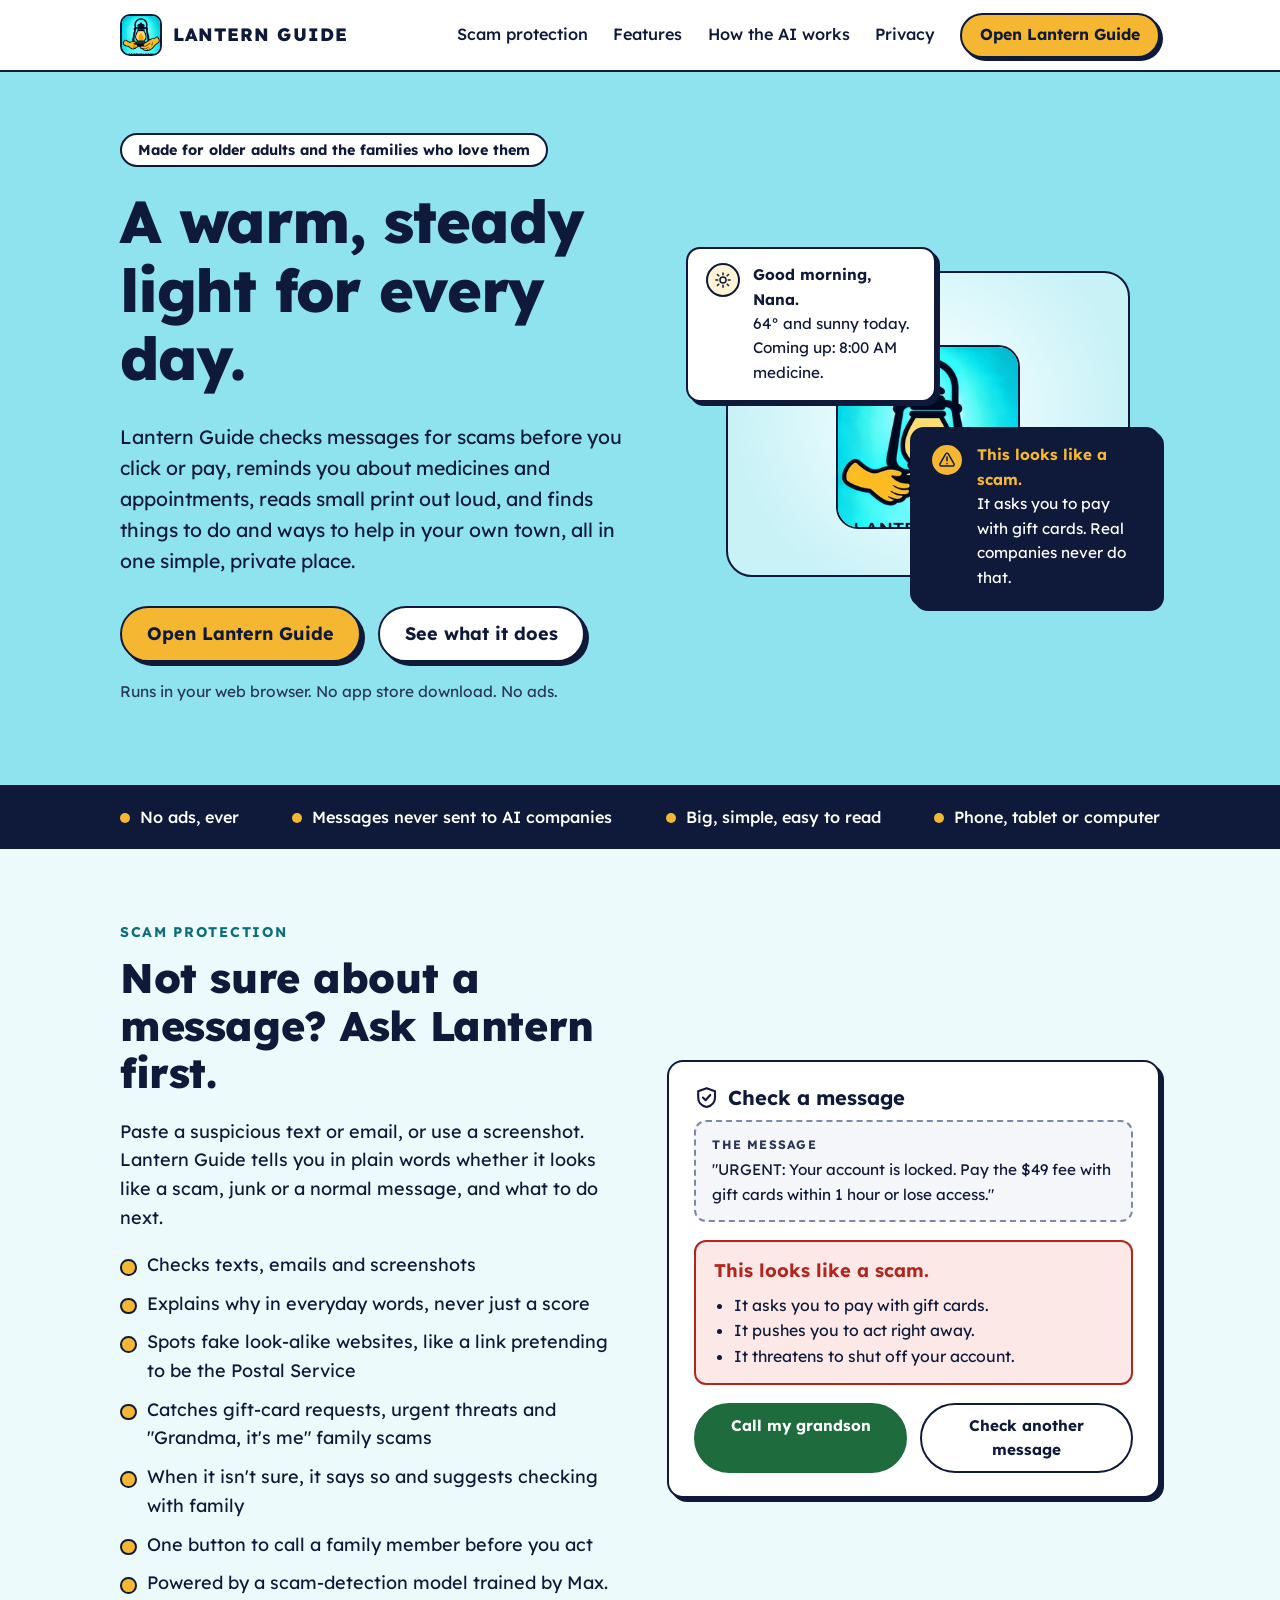
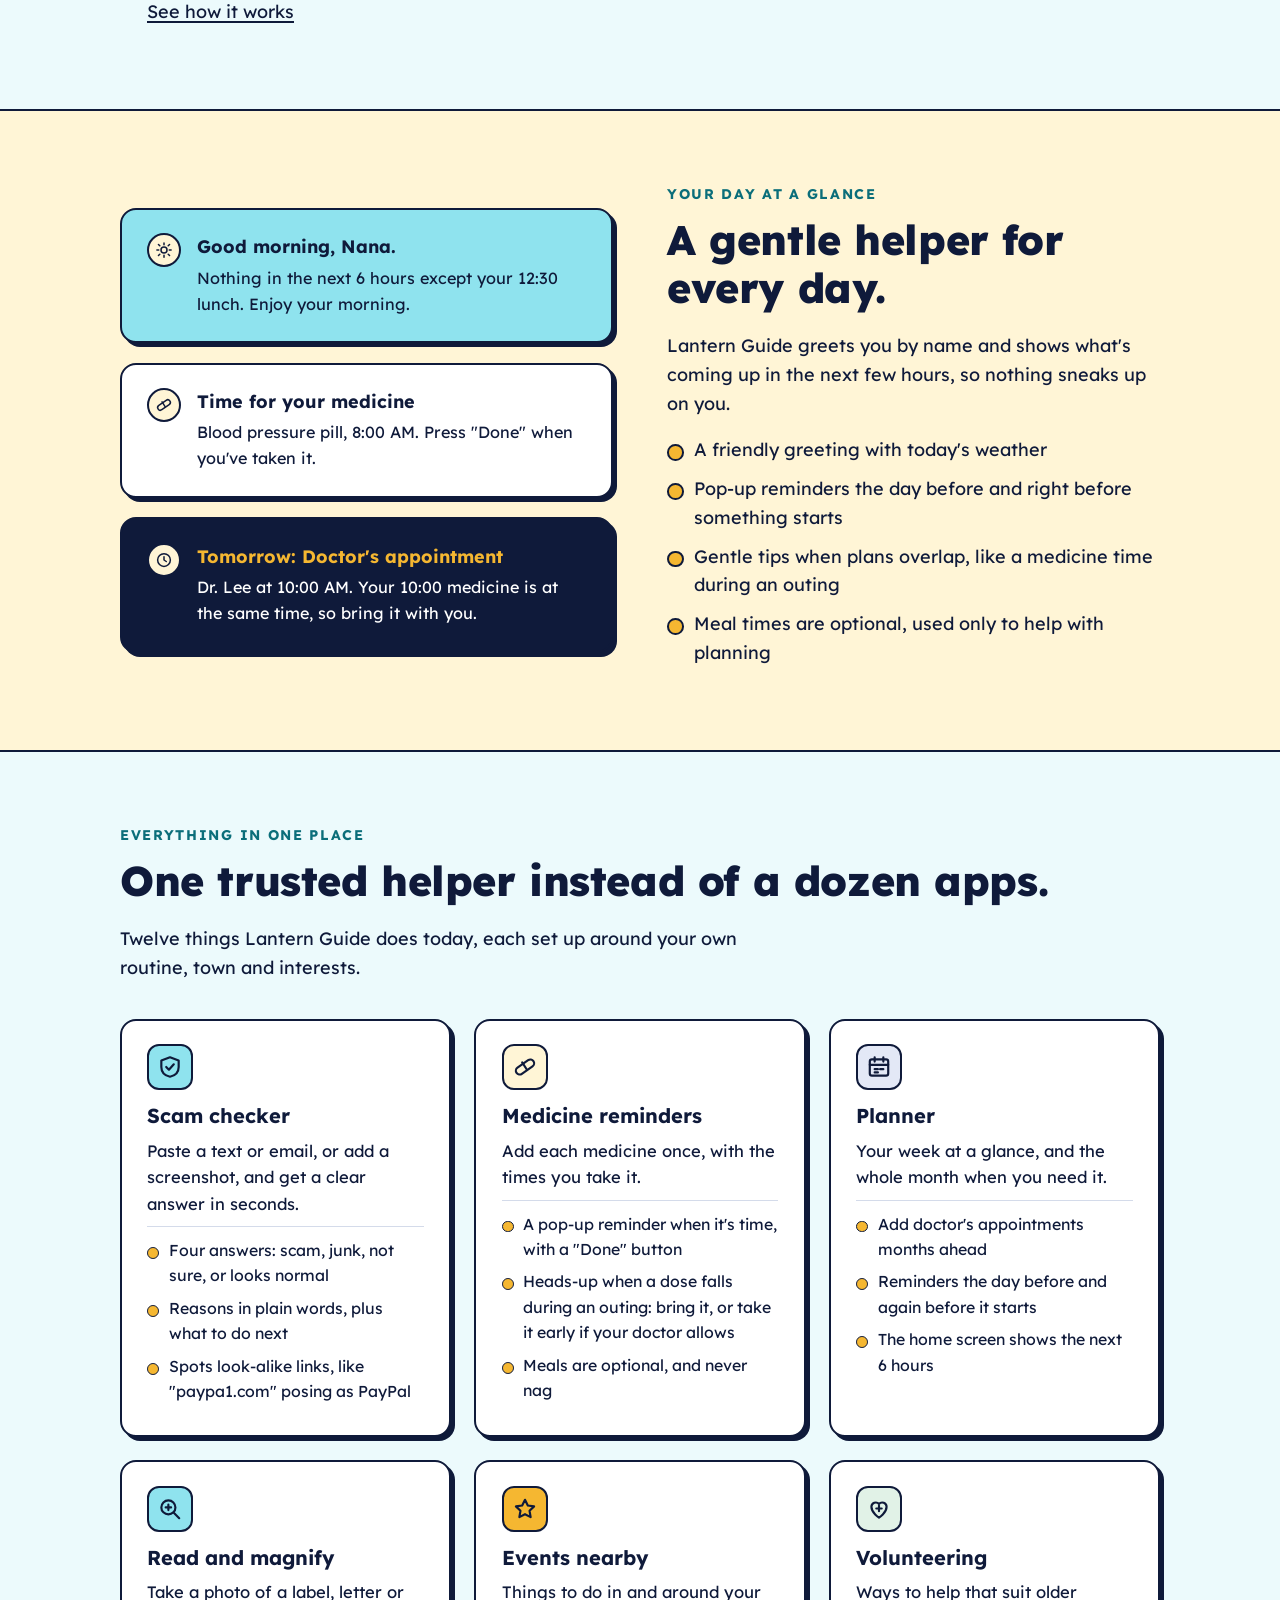
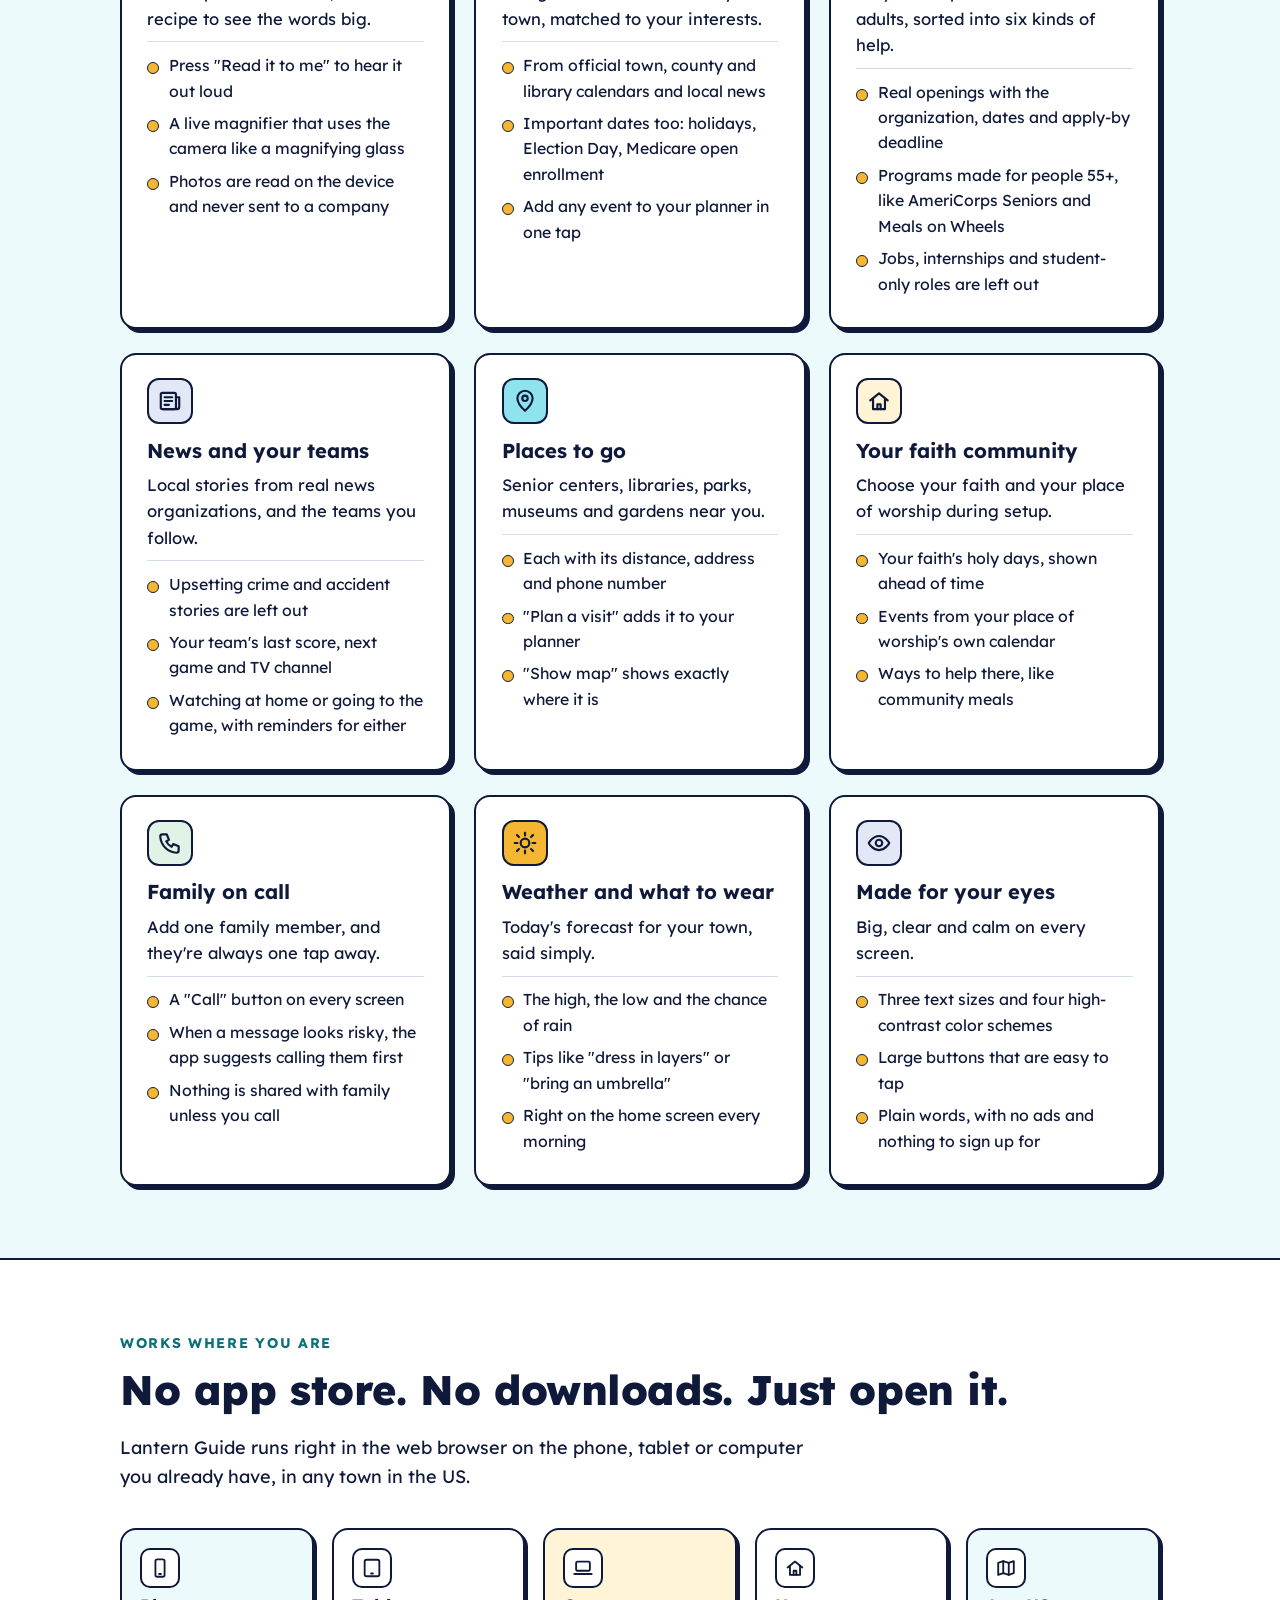
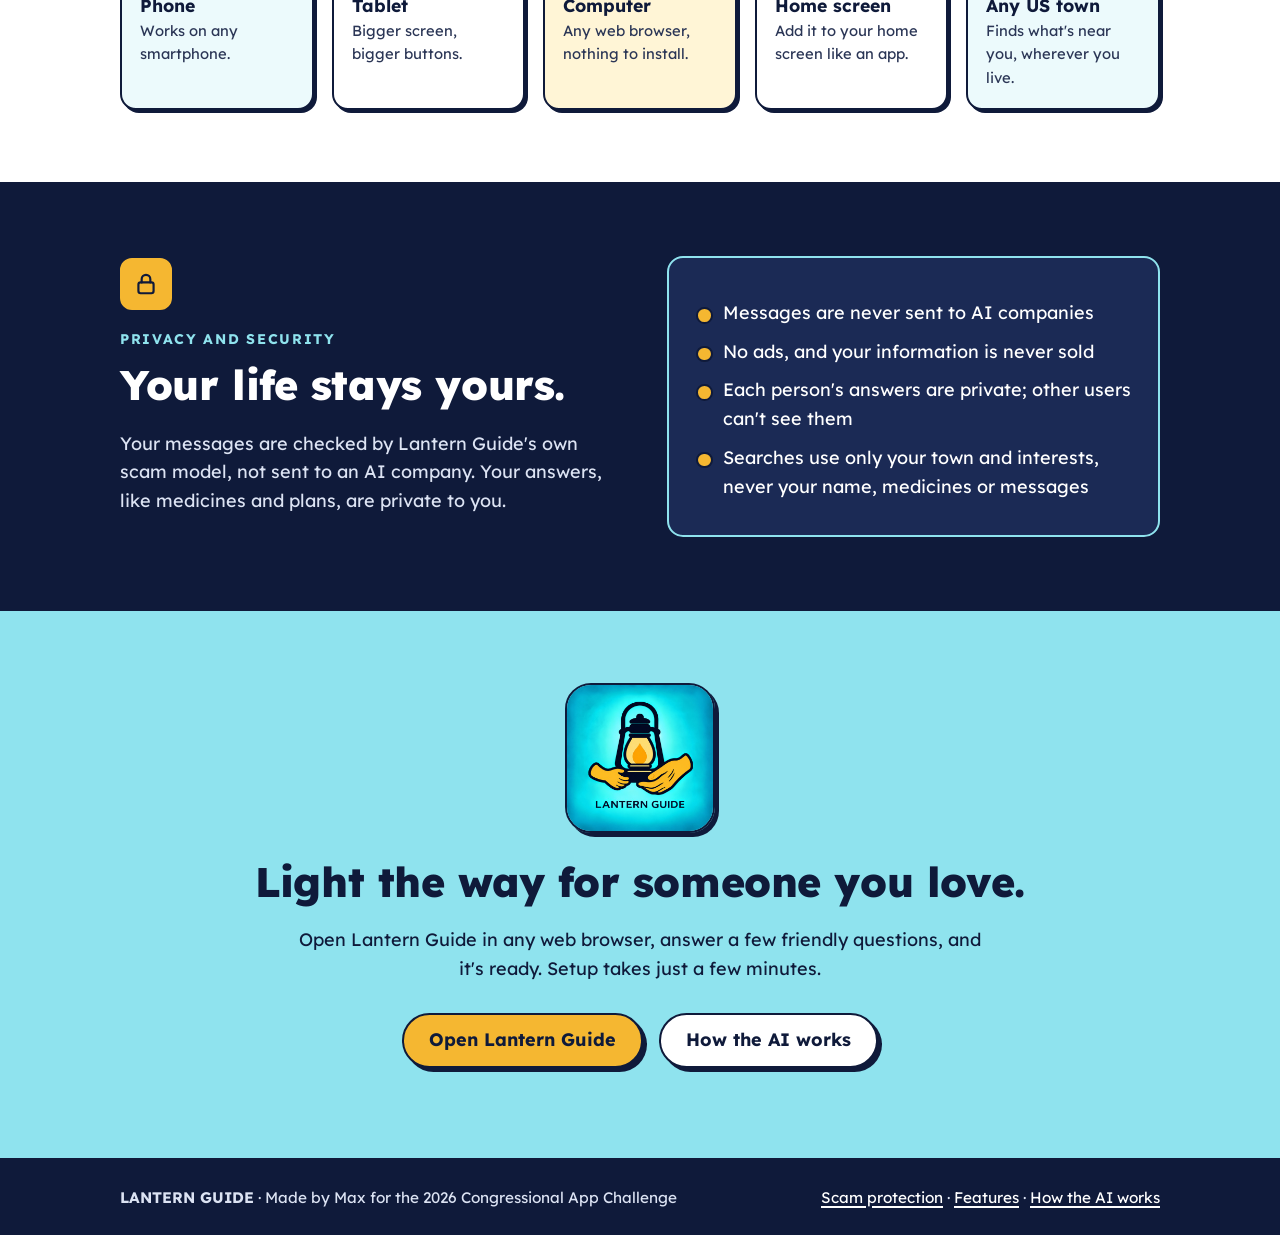
<file: docs/index.html>
<!doctype html>
<html lang="en">
<head>
<meta charset="utf-8">
<meta name="viewport" content="width=device-width, initial-scale=1">
<title>Lantern Guide</title>
<meta name="description" content="Lantern Guide checks messages for scams with its own trained AI model, keeps a simple planner with reminders, reads small print aloud, and finds local events and volunteering. Made for older adults.">
<link rel="icon" href="img/favicon.png">
<link rel="preconnect" href="https://fonts.googleapis.com"><link rel="preconnect" href="https://fonts.gstatic.com" crossorigin>
<link href="https://fonts.googleapis.com/css2?family=Lexend:wght@400;500;700;800&display=swap" rel="stylesheet">
<link rel="stylesheet" href="style.css">
</head>
<body>
<header class="top">
  <div class="wrap">
    <a class="logo" href="index.html"><img src="img/mark.jpg" alt=""><span>LANTERN GUIDE</span></a>
    <nav class="nav" aria-label="Main">
      <a href="#scams">Scam protection</a>
      <a href="#features">Features</a>
      <a href="how-it-works.html">How the AI works</a>
      <a href="#privacy">Privacy</a>
      <a class="btn gold sm" href="https://maxhero123-lantern-guide.hf.space">Open Lantern Guide</a>
    </nav>
  </div>
</header>

<main>
  <div class="hero">
    <div class="wrap">
      <div>
        <span class="pill">Made for older adults and the families who love them</span>
        <h1>A warm, steady light for every day.</h1>
        <p class="lead">Lantern Guide checks messages for scams before you click or pay, reminds you about medicines and appointments, reads small print out loud, and finds things to do and ways to help in your own town, all in one simple, private place.</p>
        <div class="btns">
          <a class="btn gold" href="https://maxhero123-lantern-guide.hf.space">Open Lantern Guide</a>
          <a class="btn" href="#scams">See what it does</a>
        </div>
        <p class="small">Runs in your web browser. No app store download. No ads.</p>
      </div>
      <div class="stage" aria-hidden="true">
        <div class="glow"><img src="img/mark.jpg" alt=""></div>
        <div class="bubble morning"><span class="ico"><svg class="i" viewBox="0 0 24 24" aria-hidden="true"><circle cx="12" cy="12" r="4"/><path d="M12 2.5v2.5M12 19v2.5M4.6 4.6l1.8 1.8M17.6 17.6l1.8 1.8M2.5 12H5M19 12h2.5M4.6 19.4l1.8-1.8M17.6 6.4l1.8-1.8"/></svg></span><div><strong>Good morning, Nana.</strong>64° and sunny today.<br>Coming up: 8:00 AM medicine.</div></div>
        <div class="bubble alert"><span class="ico"><svg class="i" viewBox="0 0 24 24" aria-hidden="true"><path d="M12 8v5M12 16.5v.5"/><path d="M10.3 3.9 2.6 17.3A2 2 0 0 0 4.3 20h15.4a2 2 0 0 0 1.7-2.7L13.7 3.9a2 2 0 0 0-3.4 0z"/></svg></span><div><strong>This looks like a scam.</strong>It asks you to pay with gift cards. Real companies never do that.</div></div>
      </div>
    </div>
  </div>

  <div class="strip"><ul>
    <li>No ads, ever</li><li>Messages never sent to AI companies</li><li>Big, simple, easy to read</li><li>Phone, tablet or computer</li>
  </ul></div>

  <section id="scams">
    <div class="wrap two">
      <div>
        <div class="kicker">Scam protection</div>
        <h2>Not sure about a message? Ask Lantern first.</h2>
        <p>Paste a suspicious text or email, or use a screenshot. Lantern Guide tells you in plain words whether it looks like a scam, junk or a normal message, and what to do next.</p>
        <ul class="checks">
          <li>Checks texts, emails and screenshots</li>
          <li>Explains why in everyday words, never just a score</li>
          <li>Spots fake look-alike websites, like a link pretending to be the Postal Service</li>
          <li>Catches gift-card requests, urgent threats and "Grandma, it's me" family scams</li>
          <li>When it isn't sure, it says so and suggests checking with family</li>
          <li>One button to call a family member before you act</li>
          <li><span>Powered by a scam-detection model trained by Max. <a href="how-it-works.html">See how it works</a></span></li>
        </ul>
      </div>
      <div class="card mock" aria-label="Example of the scam checker">
        <h3><svg class="i" viewBox="0 0 24 24" aria-hidden="true"><path d="M12 3 4 6v6c0 5 3.5 8 8 9 4.5-1 8-4 8-9V6z"/><path d="m8.5 12 2.5 2.5 4.5-5"/></svg> Check a message</h3>
        <div class="shot"><span class="lbl">THE MESSAGE</span>"URGENT: Your account is locked. Pay the $49 fee with gift cards within 1 hour or lose access."</div>
        <div class="verdict"><strong>This looks like a scam.</strong>
          <ul><li>It asks you to pay with gift cards.</li><li>It pushes you to act right away.</li><li>It threatens to shut off your account.</li></ul></div>
        <div class="row"><span class="call">Call my grandson</span><span>Check another message</span></div>
      </div>
    </div>
  </section>

  <section class="cream">
    <div class="wrap two">
      <div class="daycards" aria-hidden="true">
        <div class="card sky"><span class="ico"><svg class="i" viewBox="0 0 24 24" aria-hidden="true"><circle cx="12" cy="12" r="4"/><path d="M12 2.5v2.5M12 19v2.5M4.6 4.6l1.8 1.8M17.6 17.6l1.8 1.8M2.5 12H5M19 12h2.5M4.6 19.4l1.8-1.8M17.6 6.4l1.8-1.8"/></svg></span><div><strong>Good morning, Nana.</strong><p>Nothing in the next 6 hours except your 12:30 lunch. Enjoy your morning.</p></div></div>
        <div class="card"><span class="ico"><svg class="i" viewBox="0 0 24 24" aria-hidden="true"><rect x="2.5" y="8.5" width="19" height="7" rx="3.5" transform="rotate(-35 12 12)"/><path d="m9.4 7.8 4.1 6.3"/></svg></span><div><strong>Time for your medicine</strong><p>Blood pressure pill, 8:00 AM. Press "Done" when you've taken it.</p></div></div>
        <div class="card dark"><span class="ico"><svg class="i" viewBox="0 0 24 24" aria-hidden="true"><circle cx="12" cy="12" r="8.5"/><path d="M12 7.5V12l3 2"/></svg></span><div><strong>Tomorrow: Doctor's appointment</strong><p>Dr. Lee at 10:00 AM. Your 10:00 medicine is at the same time, so bring it with you.</p></div></div>
      </div>
      <div>
        <div class="kicker">Your day at a glance</div>
        <h2>A gentle helper for every day.</h2>
        <p>Lantern Guide greets you by name and shows what's coming up in the next few hours, so nothing sneaks up on you.</p>
        <ul class="checks">
          <li>A friendly greeting with today's weather</li>
          <li>Pop-up reminders the day before and right before something starts</li>
          <li>Gentle tips when plans overlap, like a medicine time during an outing</li>
          <li>Meal times are optional, used only to help with planning</li>
        </ul>
      </div>
    </div>
  </section>

  <section id="features">
    <div class="wrap">
      <div class="kicker">Everything in one place</div>
      <h2>One trusted helper instead of a dozen apps.</h2>
      <p>Twelve things Lantern Guide does today, each set up around your own routine, town and interests.</p>
      <div class="grid"><div class="card feat"><div class="badge t-a"><svg viewBox="0 0 24 24" aria-hidden="true"><path d="M12 3 4 6v6c0 5 3.5 8 8 9 4.5-1 8-4 8-9V6z"/><path d="m8.5 12 2.5 2.5 4.5-5"/></svg></div><h3>Scam checker</h3><p class="what">Paste a text or email, or add a screenshot, and get a clear answer in seconds.</p><ul><li>Four answers: scam, junk, not sure, or looks normal</li><li>Reasons in plain words, plus what to do next</li><li>Spots look-alike links, like "paypa1.com" posing as PayPal</li></ul></div>
        <div class="card feat"><div class="badge t-b"><svg viewBox="0 0 24 24" aria-hidden="true"><rect x="2.5" y="8.5" width="19" height="7" rx="3.5" transform="rotate(-35 12 12)"/><path d="m9.4 7.8 4.1 6.3"/></svg></div><h3>Medicine reminders</h3><p class="what">Add each medicine once, with the times you take it.</p><ul><li>A pop-up reminder when it's time, with a "Done" button</li><li>Heads-up when a dose falls during an outing: bring it, or take it early if your doctor allows</li><li>Meals are optional, and never nag</li></ul></div>
        <div class="card feat"><div class="badge t-c"><svg viewBox="0 0 24 24" aria-hidden="true"><rect x="3.5" y="5" width="17" height="15" rx="2"/><path d="M3.5 10h17M8 3v4M16 3v4M8 14h3M13 14h3M8 17h3"/></svg></div><h3>Planner</h3><p class="what">Your week at a glance, and the whole month when you need it.</p><ul><li>Add doctor's appointments months ahead</li><li>Reminders the day before and again before it starts</li><li>The home screen shows the next 6 hours</li></ul></div>
        <div class="card feat"><div class="badge t-a"><svg viewBox="0 0 24 24" aria-hidden="true"><circle cx="10.5" cy="10.5" r="6.5"/><path d="m15.5 15.5 5 5M8 10.5h5M10.5 8v5"/></svg></div><h3>Read and magnify</h3><p class="what">Take a photo of a label, letter or recipe to see the words big.</p><ul><li>Press "Read it to me" to hear it out loud</li><li>A live magnifier that uses the camera like a magnifying glass</li><li>Photos are read on the device and never sent to a company</li></ul></div>
        <div class="card feat"><div class="badge t-d"><svg viewBox="0 0 24 24" aria-hidden="true"><path d="m12 3.5 2.6 5.3 5.8.8-4.2 4.1 1 5.8L12 16.8l-5.2 2.7 1-5.8-4.2-4.1 5.8-.8z"/></svg></div><h3>Events nearby</h3><p class="what">Things to do in and around your town, matched to your interests.</p><ul><li>From official town, county and library calendars and local news</li><li>Important dates too: holidays, Election Day, Medicare open enrollment</li><li>Add any event to your planner in one tap</li></ul></div>
        <div class="card feat"><div class="badge t-e"><svg viewBox="0 0 24 24" aria-hidden="true"><path d="M12 20s-7-4.4-7-10a4 4 0 0 1 7-2.6A4 4 0 0 1 19 10c0 5.6-7 10-7 10z"/><path d="M9.5 11.5h5M12 9v5"/></svg></div><h3>Volunteering</h3><p class="what">Ways to help that suit older adults, sorted into six kinds of help.</p><ul><li>Real openings with the organization, dates and apply-by deadline</li><li>Programs made for people 55+, like AmeriCorps Seniors and Meals on Wheels</li><li>Jobs, internships and student-only roles are left out</li></ul></div>
        <div class="card feat"><div class="badge t-c"><svg viewBox="0 0 24 24" aria-hidden="true"><rect x="3.5" y="4.5" width="14" height="15" rx="1.5"/><path d="M17.5 8.5h3v9a2 2 0 0 1-2 2H5.5M7 8.5h7M7 12h7M7 15.5h4"/></svg></div><h3>News and your teams</h3><p class="what">Local stories from real news organizations, and the teams you follow.</p><ul><li>Upsetting crime and accident stories are left out</li><li>Your team's last score, next game and TV channel</li><li>Watching at home or going to the game, with reminders for either</li></ul></div>
        <div class="card feat"><div class="badge t-a"><svg viewBox="0 0 24 24" aria-hidden="true"><path d="M12 21s7-6.2 7-11.5A7 7 0 0 0 5 9.5C5 14.8 12 21 12 21z"/><circle cx="12" cy="9.5" r="2.5"/></svg></div><h3>Places to go</h3><p class="what">Senior centers, libraries, parks, museums and gardens near you.</p><ul><li>Each with its distance, address and phone number</li><li>"Plan a visit" adds it to your planner</li><li>"Show map" shows exactly where it is</li></ul></div>
        <div class="card feat"><div class="badge t-b"><svg viewBox="0 0 24 24" aria-hidden="true"><path d="M4 11.5 12 5l8 6.5"/><path d="M6.5 10v9.5h11V10"/><path d="M10.5 19.5V15h3v4.5"/></svg></div><h3>Your faith community</h3><p class="what">Choose your faith and your place of worship during setup.</p><ul><li>Your faith's holy days, shown ahead of time</li><li>Events from your place of worship's own calendar</li><li>Ways to help there, like community meals</li></ul></div>
        <div class="card feat"><div class="badge t-e"><svg viewBox="0 0 24 24" aria-hidden="true"><path d="M5 4h4l2 5-2.5 1.5a11 11 0 0 0 5 5L15 13l5 2v4a2 2 0 0 1-2 2A16 16 0 0 1 3 6a2 2 0 0 1 2-2z"/></svg></div><h3>Family on call</h3><p class="what">Add one family member, and they're always one tap away.</p><ul><li>A "Call" button on every screen</li><li>When a message looks risky, the app suggests calling them first</li><li>Nothing is shared with family unless you call</li></ul></div>
        <div class="card feat"><div class="badge t-d"><svg viewBox="0 0 24 24" aria-hidden="true"><circle cx="12" cy="12" r="4"/><path d="M12 2.5v2.5M12 19v2.5M4.6 4.6l1.8 1.8M17.6 17.6l1.8 1.8M2.5 12H5M19 12h2.5M4.6 19.4l1.8-1.8M17.6 6.4l1.8-1.8"/></svg></div><h3>Weather and what to wear</h3><p class="what">Today's forecast for your town, said simply.</p><ul><li>The high, the low and the chance of rain</li><li>Tips like "dress in layers" or "bring an umbrella"</li><li>Right on the home screen every morning</li></ul></div>
        <div class="card feat"><div class="badge t-c"><svg viewBox="0 0 24 24" aria-hidden="true"><path d="M2.5 12S6 5.5 12 5.5 21.5 12 21.5 12 18 18.5 12 18.5 2.5 12 2.5 12z"/><circle cx="12" cy="12" r="3"/></svg></div><h3>Made for your eyes</h3><p class="what">Big, clear and calm on every screen.</p><ul><li>Three text sizes and four high-contrast color schemes</li><li>Large buttons that are easy to tap</li><li>Plain words, with no ads and nothing to sign up for</li></ul></div></div>
    </div>
  </section>

  <section class="white">
    <div class="wrap">
      <div class="kicker">Works where you are</div>
      <h2>No app store. No downloads. Just open it.</h2>
      <p>Lantern Guide runs right in the web browser on the phone, tablet or computer you already have, in any town in the US.</p>
      <div class="devices">
        <div class="card"><div class="dev"><svg class="i" viewBox="0 0 24 24" aria-hidden="true"><rect x="7" y="2.5" width="10" height="19" rx="2"/><path d="M11 18.5h2"/></svg></div><h3>Phone</h3><p>Works on any smartphone.</p></div>
        <div class="card"><div class="dev"><svg class="i" viewBox="0 0 24 24" aria-hidden="true"><rect x="4" y="3" width="16" height="18" rx="2"/><path d="M11 18h2"/></svg></div><h3>Tablet</h3><p>Bigger screen, bigger buttons.</p></div>
        <div class="card"><div class="dev"><svg class="i" viewBox="0 0 24 24" aria-hidden="true"><rect x="4.5" y="5" width="15" height="10" rx="1.5"/><path d="M2.5 18.5h19"/></svg></div><h3>Computer</h3><p>Any web browser, nothing to install.</p></div>
        <div class="card"><div class="dev"><svg class="i" viewBox="0 0 24 24" aria-hidden="true"><path d="M4 11.5 12 5l8 6.5"/><path d="M6.5 10v9.5h11V10"/><path d="M10.5 19.5V15h3v4.5"/></svg></div><h3>Home screen</h3><p>Add it to your home screen like an app.</p></div>
        <div class="card"><div class="dev"><svg class="i" viewBox="0 0 24 24" aria-hidden="true"><path d="M9 4.5 3.5 6.5v13L9 17.5l6 2 5.5-2v-13L15 6.5z"/><path d="M9 4.5v13M15 6.5v13"/></svg></div><h3>Any US town</h3><p>Finds what's near you, wherever you live.</p></div>
      </div>
    </div>
  </section>

  <section class="navy" id="privacy">
    <div class="wrap privacy">
      <div>
        <div class="lock"><svg class="i" viewBox="0 0 24 24" aria-hidden="true"><rect x="5" y="10.5" width="14" height="10" rx="2"/><path d="M8 10.5V7.5a4 4 0 0 1 8 0v3"/></svg></div>
        <div class="kicker" style="color:var(--sky)">Privacy and security</div>
        <h2>Your life stays yours.</h2>
        <p>Your messages are checked by Lantern Guide's own scam model, not sent to an AI company. Your answers, like medicines and plans, are private to you.</p>
      </div>
      <div class="plist"><ul class="checks">
        <li>Messages are never sent to AI companies</li>
        <li>No ads, and your information is never sold</li>
        <li>Each person's answers are private; other users can't see them</li>
        <li>Searches use only your town and interests, never your name, medicines or messages</li>
      </ul></div>
    </div>
  </section>

  <section class="final">
    <div class="wrap">
      <div class="logo-box"><img src="img/logo.jpg" alt="Lantern Guide logo: a glowing lantern held by a child's hand and an older adult's hand"></div>
      <h2>Light the way for someone you love.</h2>
      <p>Open Lantern Guide in any web browser, answer a few friendly questions, and it's ready. Setup takes just a few minutes.</p>
      <div class="btns">
        <a class="btn gold" href="https://maxhero123-lantern-guide.hf.space">Open Lantern Guide</a>
        <a class="btn" href="how-it-works.html">How the AI works</a>
      </div>
    </div>
  </section>
</main>
<footer><div class="wrap"><span><strong>LANTERN GUIDE</strong> · Made by Max for the 2026 Congressional App Challenge</span>
  <span><a href="#scams">Scam protection</a> · <a href="#features">Features</a> · <a href="how-it-works.html">How the AI works</a></span></div></footer>
</body>
</html>
</file>
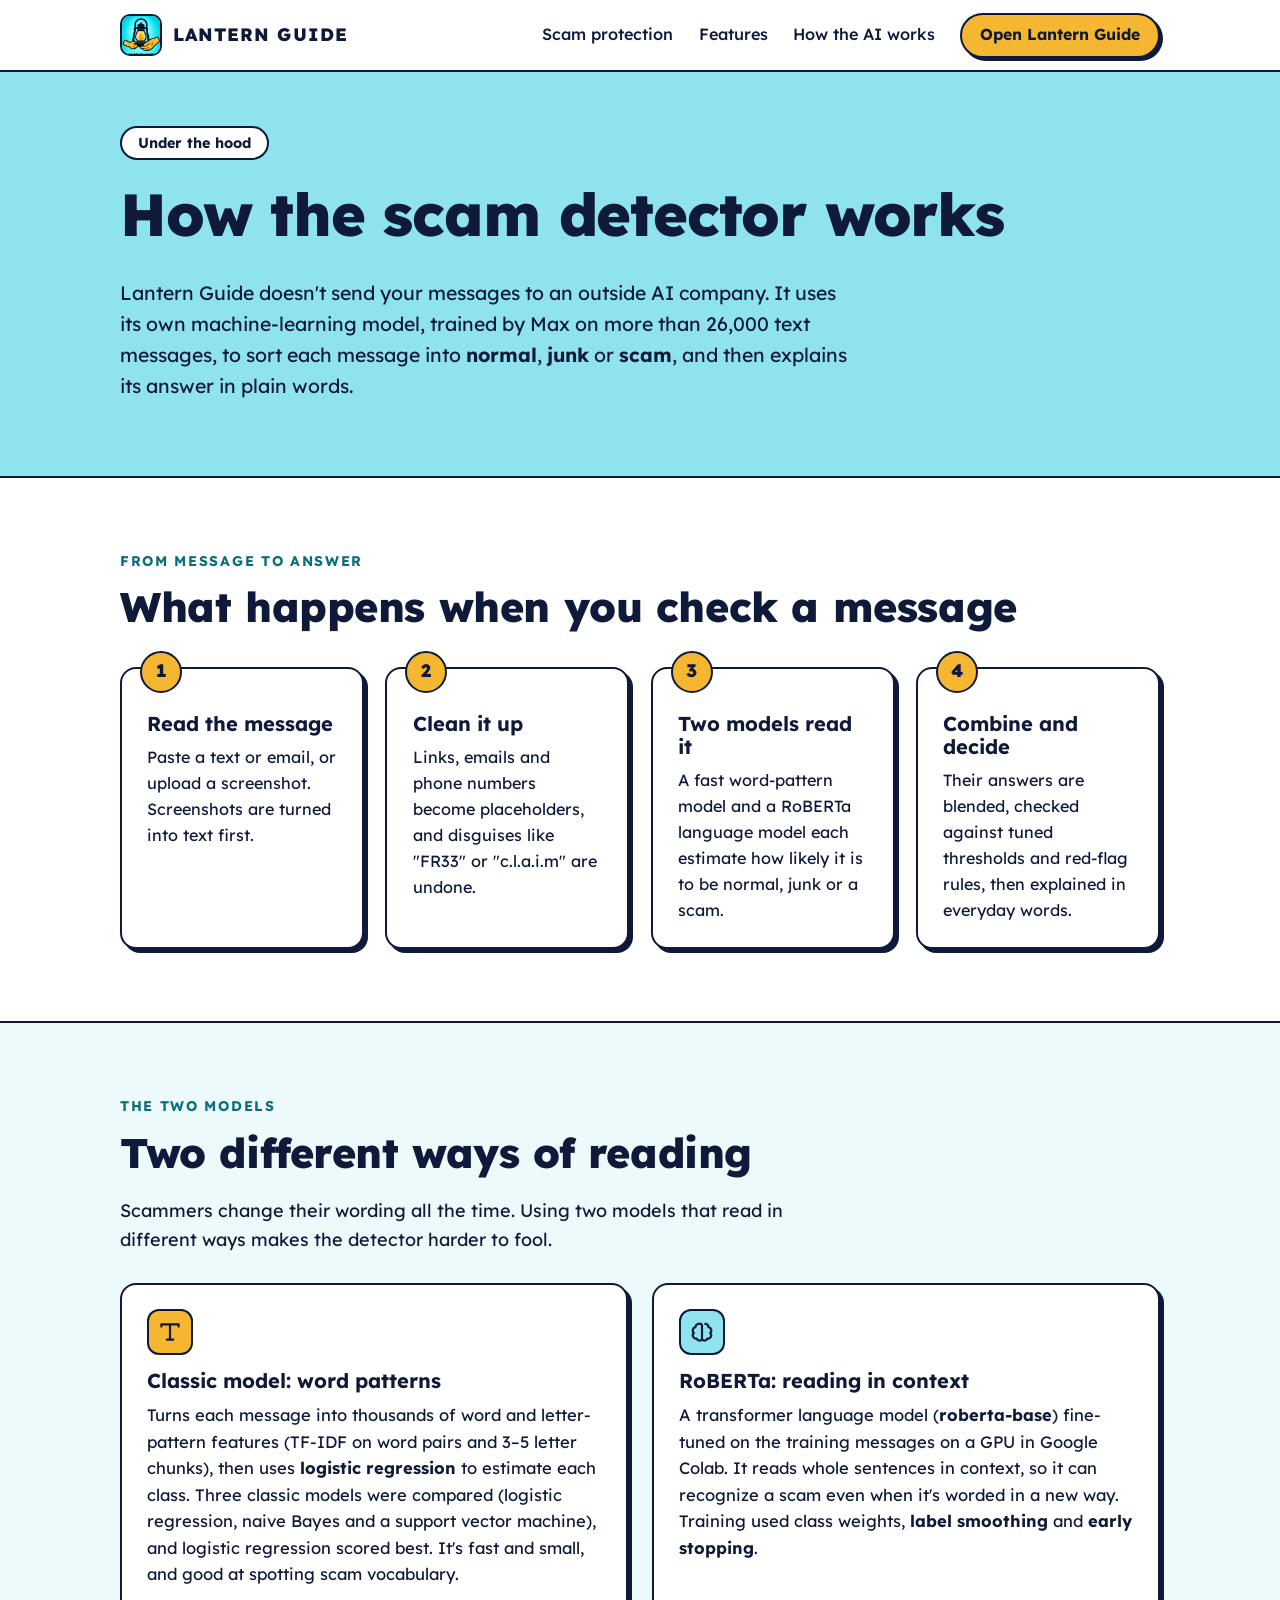
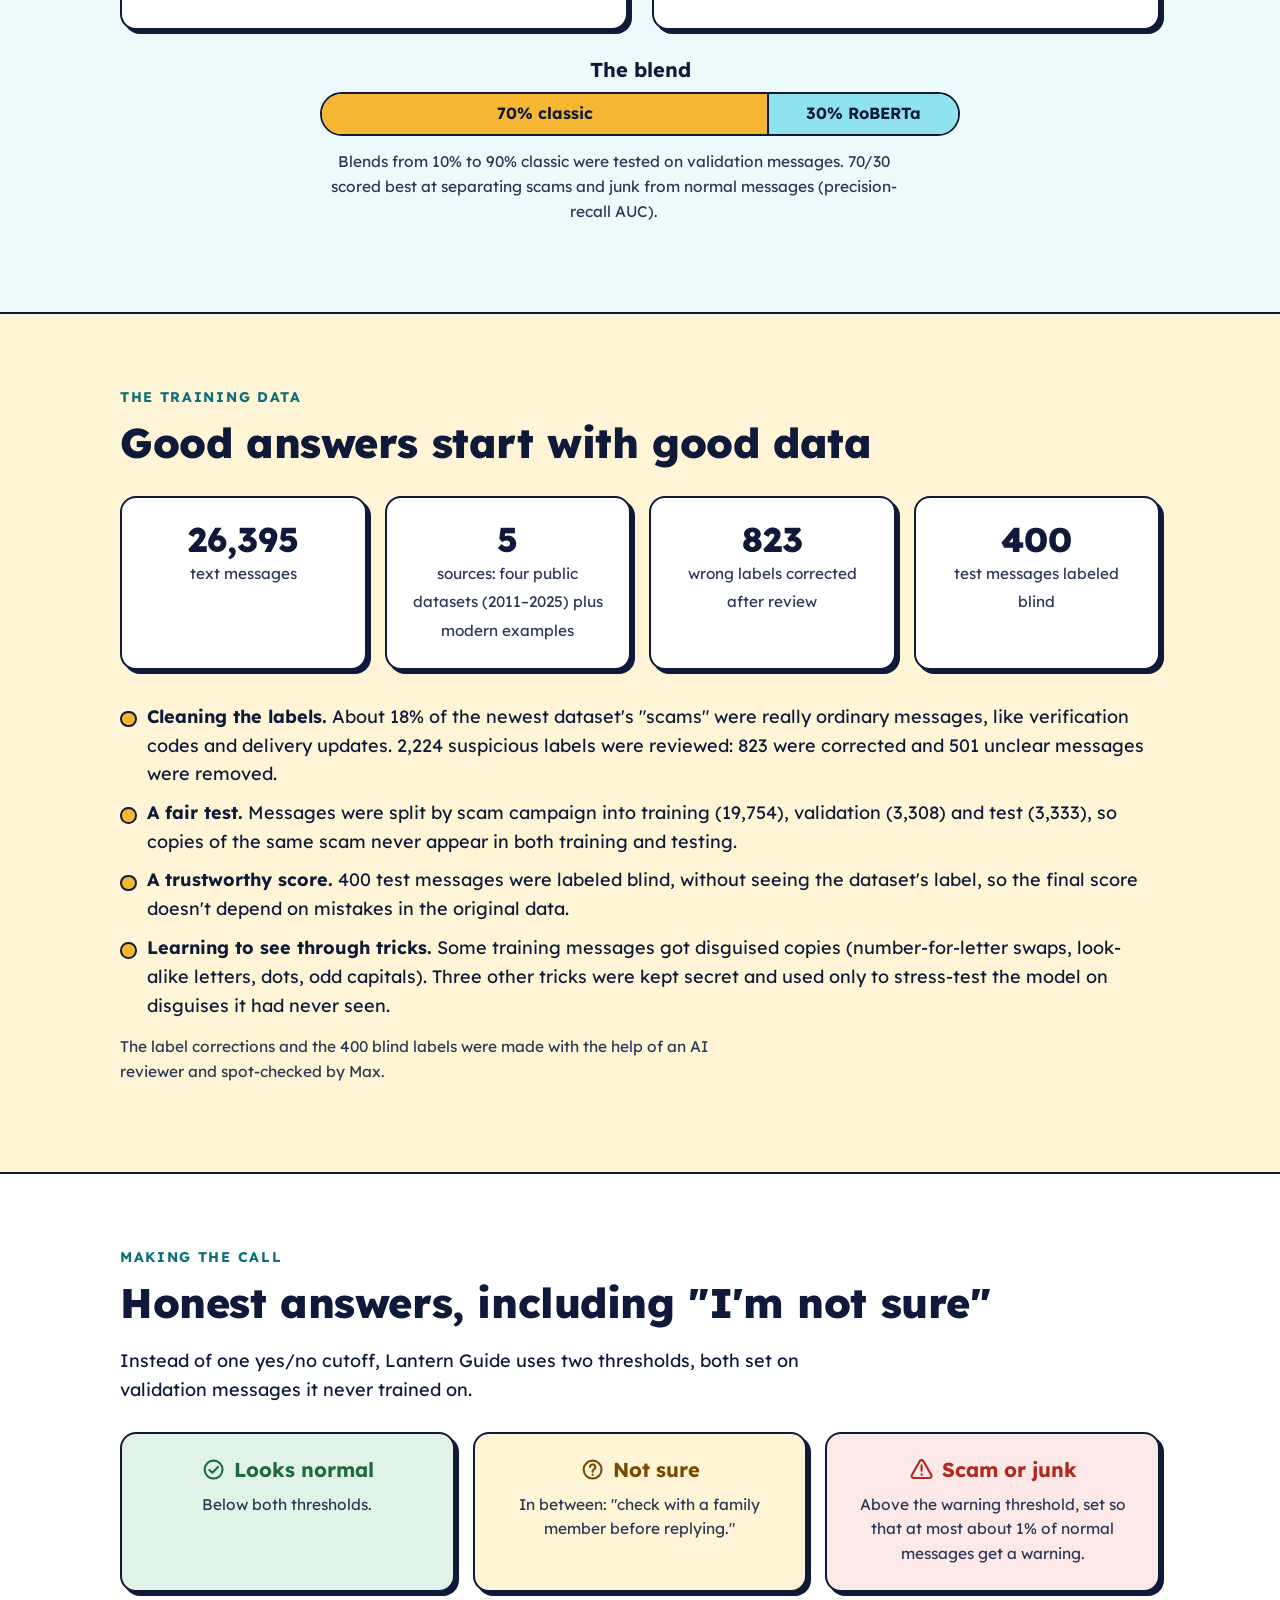
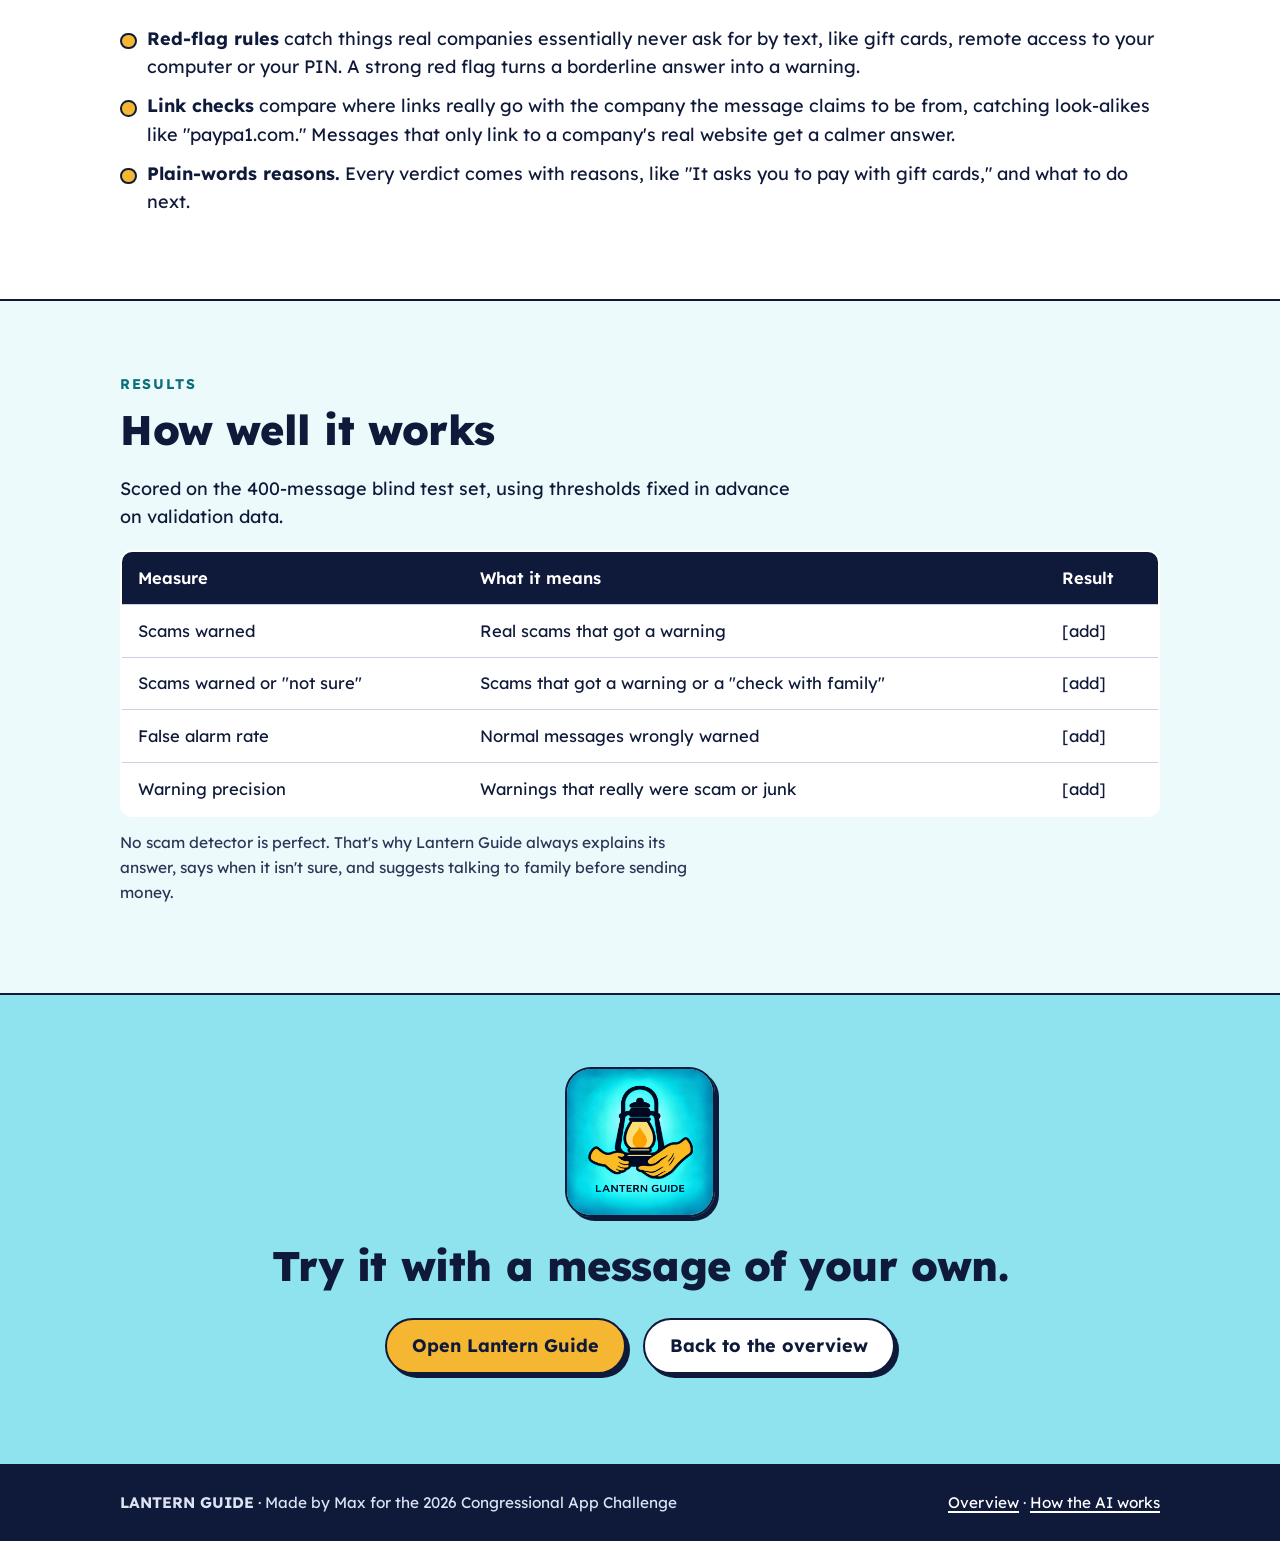
<file: docs/how-it-works.html>
<!doctype html>
<html lang="en">
<head>
<meta charset="utf-8">
<meta name="viewport" content="width=device-width, initial-scale=1">
<title>How the Scam Detector Works</title>
<meta name="description" content="How Lantern Guide's scam detector works: the data, the two models, the ensemble, and how it decides between scam, junk, not sure and normal.">
<link rel="icon" href="img/favicon.png">
<link rel="preconnect" href="https://fonts.googleapis.com"><link rel="preconnect" href="https://fonts.gstatic.com" crossorigin>
<link href="https://fonts.googleapis.com/css2?family=Lexend:wght@400;500;700;800&display=swap" rel="stylesheet">
<link rel="stylesheet" href="style.css">
</head>
<body>
<header class="top">
  <div class="wrap">
    <a class="logo" href="index.html"><img src="img/mark.jpg" alt=""><span>LANTERN GUIDE</span></a>
    <nav class="nav" aria-label="Main">
      <a href="index.html#scams">Scam protection</a>
      <a href="index.html#features">Features</a>
      <a href="how-it-works.html" aria-current="page">How the AI works</a>
      <a class="btn gold sm" href="https://maxhero123-lantern-guide.hf.space">Open Lantern Guide</a>
    </nav>
  </div>
</header>

<main>
  <div class="page-hero">
    <div class="wrap">
      <span class="pill">Under the hood</span>
      <h1>How the scam detector works</h1>
      <p class="lead" style="font-size:1.08rem">Lantern Guide doesn't send your messages to an outside AI company. It uses its own machine-learning model, trained by Max on more than 26,000 text messages, to sort each message into <strong>normal</strong>, <strong>junk</strong> or <strong>scam</strong>, and then explains its answer in plain words.</p>
    </div>
  </div>

  <section class="white">
    <div class="wrap">
      <div class="kicker">From message to answer</div>
      <h2>What happens when you check a message</h2>
      <div class="flow">
        <div class="card"><h3>Read the message</h3><p>Paste a text or email, or upload a screenshot. Screenshots are turned into text first.</p></div>
        <div class="card"><h3>Clean it up</h3><p>Links, emails and phone numbers become placeholders, and disguises like "FR33" or "c.l.a.i.m" are undone.</p></div>
        <div class="card"><h3>Two models read it</h3><p>A fast word-pattern model and a RoBERTa language model each estimate how likely it is to be normal, junk or a scam.</p></div>
        <div class="card"><h3>Combine and decide</h3><p>Their answers are blended, checked against tuned thresholds and red-flag rules, then explained in everyday words.</p></div>
      </div>
    </div>
  </section>

  <section>
    <div class="wrap">
      <div class="kicker">The two models</div>
      <h2>Two different ways of reading</h2>
      <p>Scammers change their wording all the time. Using two models that read in different ways makes the detector harder to fool.</p>
      <div class="models">
        <div class="card"><div class="badge b-gold"><svg class="i" viewBox="0 0 24 24" aria-hidden="true"><path d="M4 7V5h16v2M12 5v14M9 19h6"/></svg></div><h3>Classic model: word patterns</h3>
          <p style="font-size:.92rem">Turns each message into thousands of word and letter-pattern features (TF-IDF on word pairs and 3–5 letter chunks), then uses <strong>logistic regression</strong> to estimate each class. Three classic models were compared (logistic regression, naive Bayes and a support vector machine), and logistic regression scored best. It's fast and small, and good at spotting scam vocabulary.</p></div>
        <div class="card"><div class="badge b-sky"><svg class="i" viewBox="0 0 24 24" aria-hidden="true"><path d="M9 4.5a3 3 0 0 0-3 3 3 3 0 0 0-1.5 5.3A3 3 0 0 0 7 18a3 3 0 0 0 5 1V5.5a2.5 2.5 0 0 0-3-1z"/><path d="M15 4.5a3 3 0 0 1 3 3 3 3 0 0 1 1.5 5.3A3 3 0 0 1 17 18a3 3 0 0 1-5 1"/></svg></div><h3>RoBERTa: reading in context</h3>
          <p style="font-size:.92rem">A transformer language model (<strong>roberta-base</strong>) fine-tuned on the training messages on a GPU in Google Colab. It reads whole sentences in context, so it can recognize a scam even when it's worded in a new way. Training used class weights, <strong>label smoothing</strong> and <strong>early stopping</strong>.</p></div>
      </div>
      <div class="mix">
        <h3>The blend</h3>
        <div class="bar" role="img" aria-label="70 percent classic model, 30 percent RoBERTa"><span class="c">70% classic</span><span class="t">30% RoBERTa</span></div>
        <p class="note">Blends from 10% to 90% classic were tested on validation messages. 70/30 scored best at separating scams and junk from normal messages (precision-recall AUC).</p>
      </div>
    </div>
  </section>

  <section class="cream">
    <div class="wrap">
      <div class="kicker">The training data</div>
      <h2>Good answers start with good data</h2>
      <div class="stats">
        <div class="card"><b>26,395</b><span>text messages</span></div>
        <div class="card"><b>5</b><span>sources: four public datasets (2011–2025) plus modern examples</span></div>
        <div class="card"><b>823</b><span>wrong labels corrected after review</span></div>
        <div class="card"><b>400</b><span>test messages labeled blind</span></div>
      </div>
      <ul class="checks" style="margin-top:1.8rem">
        <li><strong>Cleaning the labels.</strong> About 18% of the newest dataset's "scams" were really ordinary messages, like verification codes and delivery updates. 2,224 suspicious labels were reviewed: 823 were corrected and 501 unclear messages were removed.</li>
        <li><strong>A fair test.</strong> Messages were split by scam campaign into training (19,754), validation (3,308) and test (3,333), so copies of the same scam never appear in both training and testing.</li>
        <li><strong>A trustworthy score.</strong> 400 test messages were labeled blind, without seeing the dataset's label, so the final score doesn't depend on mistakes in the original data.</li>
        <li><strong>Learning to see through tricks.</strong> Some training messages got disguised copies (number-for-letter swaps, look-alike letters, dots, odd capitals). Three other tricks were kept secret and used only to stress-test the model on disguises it had never seen.</li>
      </ul>
      <p class="note">The label corrections and the 400 blind labels were made with the help of an AI reviewer and spot-checked by Max.</p>
    </div>
  </section>

  <section class="white">
    <div class="wrap">
      <div class="kicker">Making the call</div>
      <h2>Honest answers, including "I'm not sure"</h2>
      <p>Instead of one yes/no cutoff, Lantern Guide uses two thresholds, both set on validation messages it never trained on.</p>
      <div class="zones">
        <div class="card ok"><h3 class="zh"><svg class="i" viewBox="0 0 24 24" aria-hidden="true"><circle cx="12" cy="12" r="8.5"/><path d="m8 12.3 2.8 2.8L16.2 9.5"/></svg> Looks normal</h3><p class="note" style="margin:0">Below both thresholds.</p></div>
        <div class="card unsure"><h3 class="zh"><svg class="i" viewBox="0 0 24 24" aria-hidden="true"><circle cx="12" cy="12" r="8.5"/><path d="M9.6 9.6a2.5 2.5 0 1 1 3.6 2.2c-.8.4-1.2 1-1.2 1.8v.4M12 16.8v.2"/></svg> Not sure</h3><p class="note" style="margin:0">In between: "check with a family member before replying."</p></div>
        <div class="card warn"><h3 class="zh"><svg class="i" viewBox="0 0 24 24" aria-hidden="true"><path d="M12 8v5M12 16.5v.5"/><path d="M10.3 3.9 2.6 17.3A2 2 0 0 0 4.3 20h15.4a2 2 0 0 0 1.7-2.7L13.7 3.9a2 2 0 0 0-3.4 0z"/></svg> Scam or junk</h3><p class="note" style="margin:0">Above the warning threshold, set so that at most about 1% of normal messages get a warning.</p></div>
      </div>
      <ul class="checks" style="margin-top:1.8rem">
        <li><strong>Red-flag rules</strong> catch things real companies essentially never ask for by text, like gift cards, remote access to your computer or your PIN. A strong red flag turns a borderline answer into a warning.</li>
        <li><strong>Link checks</strong> compare where links really go with the company the message claims to be from, catching look-alikes like "paypa1.com." Messages that only link to a company's real website get a calmer answer.</li>
        <li><strong>Plain-words reasons.</strong> Every verdict comes with reasons, like "It asks you to pay with gift cards," and what to do next.</li>
      </ul>
    </div>
  </section>

  <section>
    <div class="wrap">
      <div class="kicker">Results</div>
      <h2>How well it works</h2>
      <p>Scored on the 400-message blind test set, using thresholds fixed in advance on validation data.</p>
      <!-- Fill these in from MyDrive/NANA/final_results_v4.csv (the "ensemble" row on the "verified test (blind labels)" line). -->
      <table class="res">
        <thead><tr><th scope="col">Measure</th><th scope="col">What it means</th><th scope="col">Result</th></tr></thead>
        <tbody>
          <tr><td>Scams warned</td><td>Real scams that got a warning</td><td>[add]</td></tr>
          <tr><td>Scams warned or "not sure"</td><td>Scams that got a warning or a "check with family"</td><td>[add]</td></tr>
          <tr><td>False alarm rate</td><td>Normal messages wrongly warned</td><td>[add]</td></tr>
          <tr><td>Warning precision</td><td>Warnings that really were scam or junk</td><td>[add]</td></tr>
        </tbody>
      </table>
      <p class="note">No scam detector is perfect. That's why Lantern Guide always explains its answer, says when it isn't sure, and suggests talking to family before sending money.</p>
    </div>
  </section>

  <section class="final">
    <div class="wrap">
      <div class="logo-box"><img src="img/logo.jpg" alt="Lantern Guide logo"></div>
      <h2>Try it with a message of your own.</h2>
      <div class="btns"><a class="btn gold" href="https://maxhero123-lantern-guide.hf.space">Open Lantern Guide</a><a class="btn" href="index.html">Back to the overview</a></div>
    </div>
  </section>
</main>
<footer><div class="wrap"><span><strong>LANTERN GUIDE</strong> · Made by Max for the 2026 Congressional App Challenge</span>
  <span><a href="index.html">Overview</a> · <a href="how-it-works.html">How the AI works</a></span></div></footer>
</body>
</html>
</file>
<file: docs/style.css>
/* Lantern Guide landing page */
:root {
  --navy: #0F1A3A; --navy-2: #1B2A55; --sky: #8FE3EE; --sky-2: #C9F2F7; --mist: #ECFAFC; --cream: #FFF5D6;
  --gold: #F5B731; --gold-deep: #7A4A00; --paper: #FFFFFF; --ink: #0F1A3A; --muted: #2B3656; --red: #B3261E; --red-bg: #FCE9E7;
  --radius: 16px; --shadow: 4px 4px 0 var(--navy);
}
* { box-sizing: border-box; }
html { font-size: 18px; scroll-behavior: smooth; }
body { margin: 0; background: var(--mist); color: var(--ink); font-family: "Lexend", "Atkinson Hyperlegible", system-ui, sans-serif; line-height: 1.6; }
img { max-width: 100%; display: block; }
a { color: var(--navy); text-decoration-thickness: 2px; text-underline-offset: 3px; }
:focus-visible { outline: 3px solid var(--navy); outline-offset: 2px; box-shadow: 0 0 0 7px var(--gold); border-radius: 8px; }
.wrap { max-width: 1080px; margin: 0 auto; padding: 0 20px; }
h1, h2, h3 { margin: 0 0 .5em; line-height: 1.15; color: var(--navy); }
h1 { font-size: clamp(2.2rem, 5vw, 3.3rem); font-weight: 800; letter-spacing: -.02em; }
h2 { font-size: clamp(1.7rem, 3.6vw, 2.3rem); font-weight: 800; letter-spacing: -.01em; }
h3 { font-size: 1.12rem; font-weight: 700; }
p { margin: 0 0 1em; max-width: 38em; }
.kicker { font-size: .78rem; font-weight: 700; letter-spacing: .12em; text-transform: uppercase; color: #0B6E7A; margin-bottom: .6rem; }

/* header */
.top { background: var(--paper); border-bottom: 2px solid var(--navy); position: sticky; top: 0; z-index: 5; }
.top .wrap { display: flex; align-items: center; justify-content: space-between; gap: 1rem; min-height: 70px; }
.logo { display: flex; align-items: center; gap: .6rem; font-weight: 800; letter-spacing: .06em; text-decoration: none; color: var(--navy); }
.logo img { width: 42px; height: 42px; border-radius: 10px; border: 2px solid var(--navy); object-fit: cover; }
.nav { display: flex; align-items: center; gap: 1.4rem; font-size: .9rem; }
.nav a:not(.btn) { text-decoration: none; font-weight: 500; }
.nav a:not(.btn):hover { text-decoration: underline; }

/* buttons */
.btn { display: inline-flex; align-items: center; justify-content: center; gap: .5rem; min-height: 3.1rem; padding: .55rem 1.4rem;
  border-radius: 999px; border: 2px solid var(--navy); font-weight: 700; text-decoration: none; color: var(--navy); background: var(--paper);
  box-shadow: var(--shadow); transition: transform .12s, box-shadow .12s; }
.btn:hover { transform: translate(-1px, -1px); box-shadow: 5px 5px 0 var(--navy); }
.btn:active { transform: translate(2px, 2px); box-shadow: 2px 2px 0 var(--navy); }
.btn.gold { background: var(--gold); }
.btn.sm { min-height: 2.5rem; padding: .3rem 1rem; font-size: .88rem; box-shadow: 3px 3px 0 var(--navy); }
.btns { display: flex; flex-wrap: wrap; gap: .9rem; margin: 1.6rem 0 1rem; }

/* hero */
.hero { background: var(--sky); border-bottom: 2px solid var(--navy); padding: 3.4rem 0 3.6rem; }
.hero .wrap { display: grid; grid-template-columns: 1.1fr 1fr; gap: 2.5rem; align-items: center; }
.pill { display: inline-block; background: var(--paper); border: 2px solid var(--navy); border-radius: 999px; padding: .2rem .9rem;
  font-size: .8rem; font-weight: 700; margin-bottom: 1.1rem; }
.hero p.lead { font-size: 1.08rem; color: var(--navy); }
.small { font-size: .86rem; color: var(--muted); }
.stage { position: relative; min-height: 360px; }
.glow { position: absolute; inset: 24px 30px 30px 40px; border-radius: 26px; border: 2px solid var(--navy);
  background: radial-gradient(circle at 50% 45%, #FFFFFF 0%, #DDF8FB 45%, var(--sky-2) 75%); }
.glow img { position: absolute; width: 46%; left: 27%; top: 24%; border-radius: 22px; border: 2px solid var(--navy); }
.bubble { position: absolute; background: var(--paper); border: 2px solid var(--navy); border-radius: 14px; padding: .8rem 1rem;
  box-shadow: var(--shadow); font-size: .85rem; max-width: 250px; display: flex; gap: .7rem; align-items: flex-start; }
.bubble strong { display: block; }
.bubble.morning { left: 0; top: 0; }
.bubble.alert { right: 0; bottom: 0; background: var(--navy); color: #fff; }
.bubble.alert strong { color: var(--gold); }
.ico { width: 34px; height: 34px; border-radius: 50%; flex: none; display: grid; place-items: center; background: var(--cream);
  border: 2px solid var(--navy); font-size: 1rem; }
.bubble.alert .ico { background: var(--gold); }

/* strip */
.strip { background: var(--navy); color: #fff; }
.strip ul { list-style: none; margin: 0; padding: 1rem 20px; display: flex; flex-wrap: wrap; justify-content: space-between; gap: .6rem 1.5rem;
  max-width: 1080px; margin-inline: auto; font-size: .9rem; font-weight: 500; }
.strip li::before { content: ""; display: inline-block; width: .55rem; height: .55rem; border-radius: 50%; background: var(--gold); margin-right: .55rem; }

/* sections */
section { padding: 4rem 0; border-bottom: 2px solid var(--navy); }
section.cream { background: var(--cream); }
section.white { background: var(--paper); }
section.navy { background: var(--navy); color: #fff; }
section.navy h2, section.navy h3 { color: #fff; }
section.navy p { color: #DCE3F3; }
.two { display: grid; grid-template-columns: 1fr 1fr; gap: 3rem; align-items: center; }
.checks { list-style: none; padding: 0; margin: 1rem 0 0; }
.checks li { position: relative; padding-left: 1.5rem; margin-bottom: .55rem; }
.checks li::before { content: ""; position: absolute; left: 0; top: .45rem; width: .7rem; height: .7rem; border-radius: 50%; background: var(--gold); border: 2px solid var(--navy); }
.card { background: var(--paper); border: 2px solid var(--navy); border-radius: var(--radius); padding: 1.3rem 1.4rem; box-shadow: var(--shadow); }

/* scam checker mock */
.mock h3 { display: flex; align-items: center; gap: .5rem; }
.shot { border: 2px dashed #7C8AA8; border-radius: 12px; padding: .7rem .9rem; background: #F4F6FA; font-size: .85rem; margin-bottom: 1rem; }
.shot .lbl { font-size: .68rem; font-weight: 700; letter-spacing: .1em; color: var(--muted); display: block; margin-bottom: .2rem; }
.verdict { border: 2px solid var(--red); background: var(--red-bg); border-radius: 12px; padding: .8rem 1rem; }
.verdict strong { color: var(--red); font-size: 1.02rem; }
.verdict ul { margin: .4rem 0 0; padding-left: 1.1rem; font-size: .88rem; }
.mock .row { display: flex; gap: .7rem; margin-top: 1rem; flex-wrap: wrap; }
.mock .row span { flex: 1 1 8rem; text-align: center; border: 2px solid var(--navy); border-radius: 999px; padding: .45rem .8rem; font-weight: 700; font-size: .85rem; }
.mock .row span.call { background: #1E6B3E; color: #fff; border-color: #1E6B3E; }

/* day mock */
.daycards { display: grid; gap: 1.1rem; }
.daycards .card { display: flex; gap: .9rem; align-items: flex-start; }
.daycards .card.sky { background: var(--sky); }
.daycards .card.dark { background: var(--navy); color: #fff; }
.daycards .card.dark strong { color: var(--gold); }
.daycards p { margin: .2rem 0 0; font-size: .9rem; }

/* grid of features */
.grid { display: grid; grid-template-columns: repeat(3, minmax(0, 1fr)); gap: 1.3rem; margin-top: 2rem; }
.grid .card ul { list-style: none; padding: 0; margin: .5rem 0 0; font-size: .88rem; }
.grid .card li { display: flex; gap: .55rem; margin-bottom: .4rem; }
.grid .card li::before { content: ""; width: .55rem; height: .55rem; border-radius: 50%; background: var(--gold); border: 1.5px solid var(--navy); flex: none; margin-top: .5rem; }
.badge { width: 46px; height: 46px; border-radius: 12px; border: 2px solid var(--navy); display: grid; place-items: center; font-size: 1.3rem; margin-bottom: .8rem; }
.b-sky { background: var(--sky); } .b-gold { background: var(--gold); } .b-cream { background: var(--cream); }
.wide { grid-column: 1 / -1; display: flex; gap: 1rem; align-items: center; background: var(--sky); }
.wide .badge { margin: 0; background: var(--paper); }

/* devices */
.devices { display: grid; grid-template-columns: repeat(5, minmax(0, 1fr)); gap: 1rem; margin-top: 2rem; }
.devices .card { padding: 1rem; box-shadow: 3px 3px 0 var(--navy); }
.devices .card:nth-child(odd) { background: var(--mist); }
.devices .card:nth-child(3) { background: var(--cream); }
.devices h3 { font-size: .98rem; margin: .4rem 0 .2rem; }
.devices p { font-size: .82rem; margin: 0; color: var(--muted); }

/* privacy */
.privacy { display: grid; grid-template-columns: 1fr 1fr; gap: 3rem; align-items: center; }
.lock { width: 52px; height: 52px; border-radius: 12px; background: var(--gold); display: grid; place-items: center; font-size: 1.4rem; margin-bottom: 1rem; border: 2px solid var(--gold); }
.plist { background: var(--navy-2); border: 2px solid var(--sky); border-radius: var(--radius); padding: 1.3rem 1.5rem; }
.plist .checks li { color: #fff; }

/* final call */
.final { background: var(--sky); text-align: center; }
.final .logo-box { width: 150px; height: 150px; margin: 0 auto 1.4rem; border-radius: 26px; border: 2px solid var(--navy); overflow: hidden; box-shadow: var(--shadow); }
.final p { margin-inline: auto; }
.final .btns { justify-content: center; }
footer { background: var(--navy); color: #DCE3F3; padding: 1.4rem 0; font-size: .85rem; }
footer .wrap { display: flex; justify-content: space-between; flex-wrap: wrap; gap: 1rem; }
footer a { color: #fff; }

/* how it works page */
.page-hero { background: var(--sky); border-bottom: 2px solid var(--navy); padding: 3rem 0; }
.flow { display: grid; grid-template-columns: repeat(4, minmax(0, 1fr)); gap: 1.2rem; margin-top: 2rem; counter-reset: step; }
.flow .card { position: relative; padding-top: 2.4rem; }
.flow .card::before { counter-increment: step; content: counter(step); position: absolute; top: -18px; left: 18px; width: 38px; height: 38px;
  border-radius: 50%; background: var(--gold); border: 2px solid var(--navy); display: grid; place-items: center; font-weight: 800; }
.flow p { font-size: .9rem; margin: 0; }
.models { display: grid; grid-template-columns: 1fr 1fr; gap: 1.3rem; margin-top: 1.6rem; }
.mix { text-align: center; margin: 1.6rem auto 0; max-width: 640px; }
.bar { display: flex; height: 44px; border: 2px solid var(--navy); border-radius: 999px; overflow: hidden; font-weight: 700; font-size: .9rem; }
.bar span { display: grid; place-items: center; }
.bar .c { width: 70%; background: var(--gold); } .bar .t { width: 30%; background: var(--sky); border-left: 2px solid var(--navy); }
.zones { display: grid; grid-template-columns: repeat(3, minmax(0, 1fr)); gap: 1rem; margin-top: 1.5rem; }
.zones .card { text-align: center; }
.zones .ok { background: #E1F2E7; } .zones .unsure { background: var(--cream); } .zones .warn { background: var(--red-bg); }
.stats { display: grid; grid-template-columns: repeat(4, minmax(0, 1fr)); gap: 1rem; margin-top: 1.6rem; }
.stats .card { text-align: center; }
.stats b { display: block; font-size: 1.9rem; font-weight: 800; color: var(--navy); line-height: 1.1; }
.stats span { font-size: .85rem; color: var(--muted); }
table.res { width: 100%; border-collapse: collapse; background: var(--paper); border: 2px solid var(--navy); border-radius: 12px; overflow: hidden; font-size: .92rem; margin-top: 1rem; }
table.res th, table.res td { padding: .7rem .9rem; border-bottom: 1px solid #C9D2E3; text-align: left; }
table.res th { background: var(--navy); color: #fff; font-weight: 600; }
.note { font-size: .86rem; color: var(--muted); margin-top: .8rem; }

@media (max-width: 880px) {
  .hero .wrap, .two, .privacy, .models { grid-template-columns: 1fr; }
  .grid, .flow, .stats { grid-template-columns: 1fr 1fr; }
  .devices { grid-template-columns: repeat(2, minmax(0, 1fr)); }
  .nav a:not(.btn) { display: none; }
}
@media (max-width: 560px) {
  html { font-size: 17px; }
  .grid, .flow, .stats, .zones { grid-template-columns: 1fr; }
  .stage { min-height: 330px; }
  .bubble { max-width: 220px; }
  section { padding: 3rem 0; }
  .logo span { display: none; }
}
@media (prefers-reduced-motion: reduce) { html { scroll-behavior: auto; } .btn { transition: none; } }

/* feature cards with the app's outline icons */
.feat .badge svg { width: 26px; height: 26px; fill: none; stroke: var(--navy); stroke-width: 2; stroke-linecap: round; stroke-linejoin: round; }
.feat .badge.t-a { background: var(--sky); } .feat .badge.t-b { background: var(--cream); } .feat .badge.t-c { background: #E3E8F6; }
.feat .badge.t-d { background: var(--gold); } .feat .badge.t-e { background: #E1F2E7; }
.feat .what { font-size: .92rem; margin: 0 0 .2rem; color: var(--ink); }
.feat ul { border-top: 1.5px solid #D4DBEA; padding-top: .6rem !important; }

/* outline icons everywhere (same style as the app) */
svg.i { width: 1.25em; height: 1.25em; fill: none; stroke: currentColor; stroke-width: 2; stroke-linecap: round; stroke-linejoin: round; flex: none; }
.ico { color: var(--navy); }
.ico svg.i { width: 18px; height: 18px; }
.bubble.alert .ico, .daycards .card.dark .ico { color: var(--navy); }
.mock h3 svg.i { color: var(--navy); }
.dev { width: 40px; height: 40px; border-radius: 10px; border: 2px solid var(--navy); background: var(--paper); display: grid; place-items: center; color: var(--navy); }
.dev svg.i { width: 22px; height: 22px; }
.lock { color: var(--navy); }
.lock svg.i { width: 26px; height: 26px; }
.badge svg.i { width: 26px; height: 26px; color: var(--navy); }
.zh { display: flex; align-items: center; justify-content: center; gap: .45rem; }
.zones .ok .zh { color: #1E6B3E; } .zones .unsure .zh { color: var(--gold-deep); } .zones .warn .zh { color: var(--red); }
</file>
